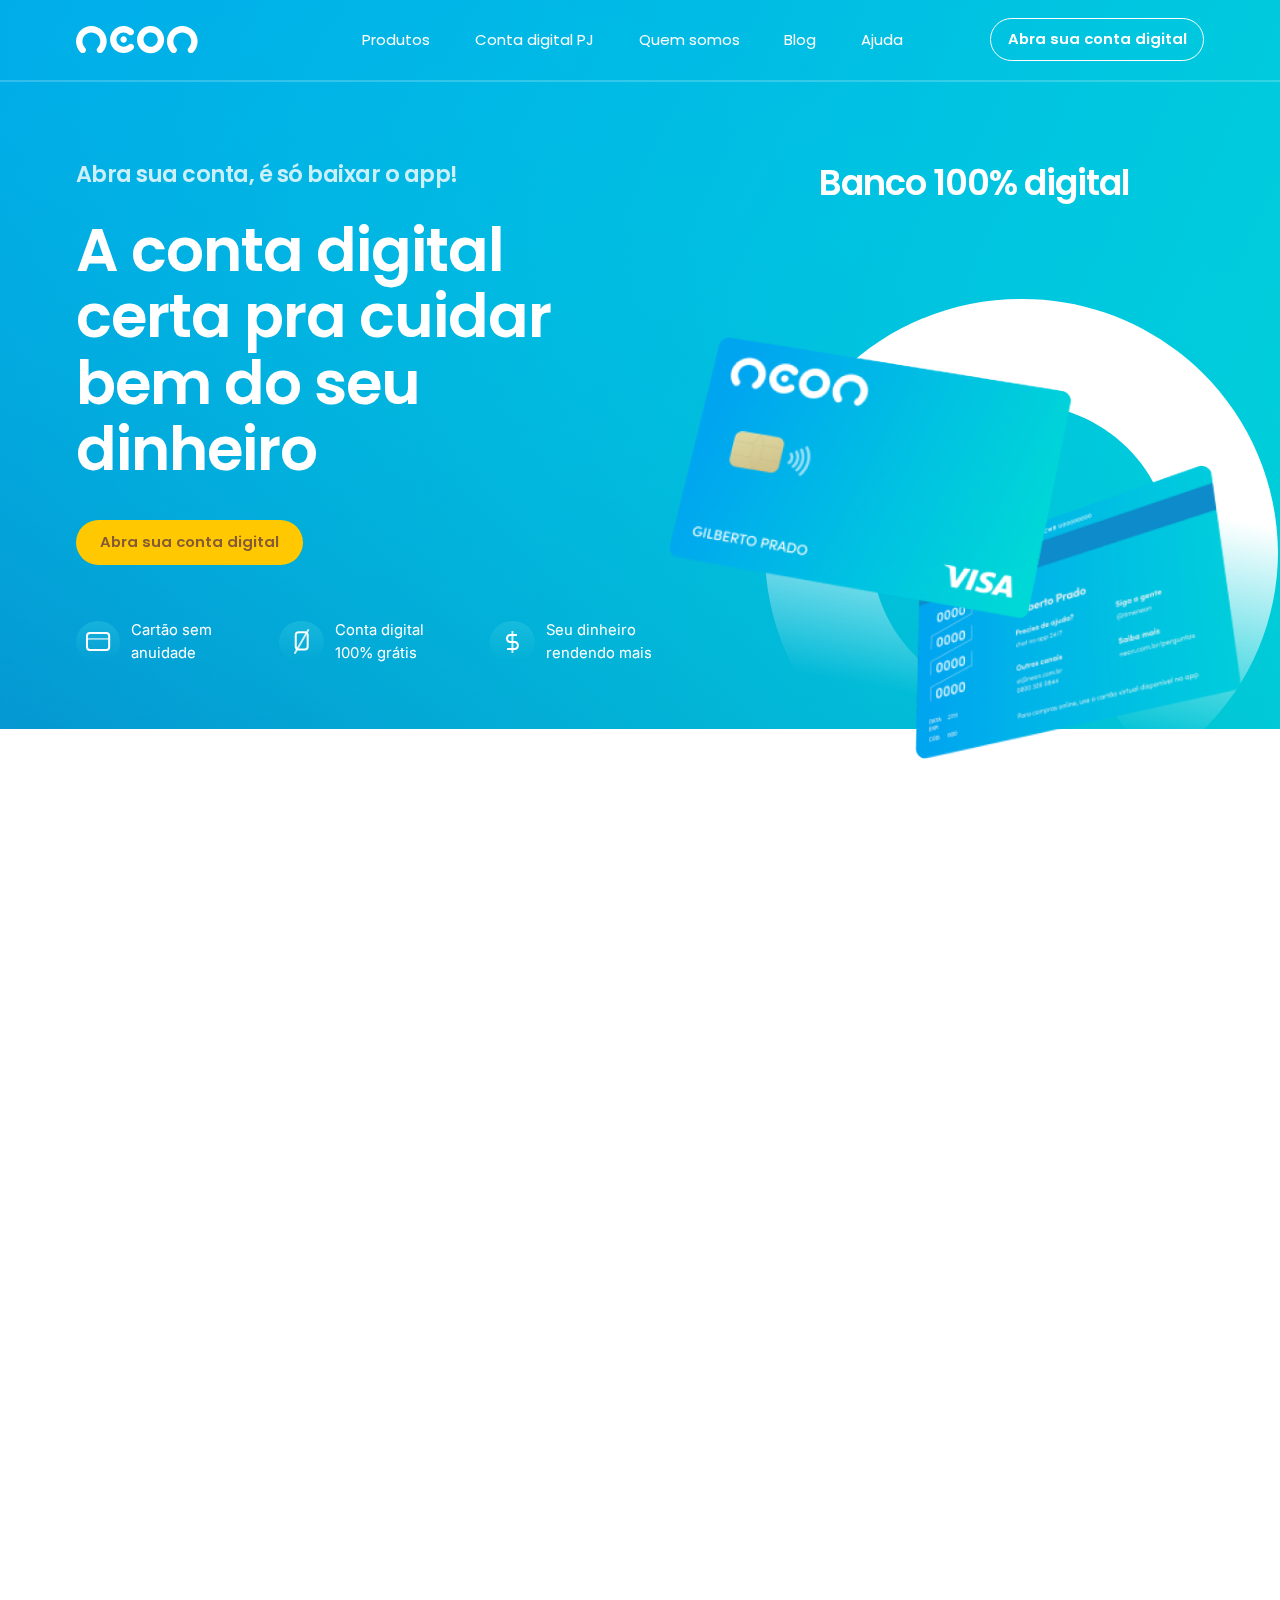
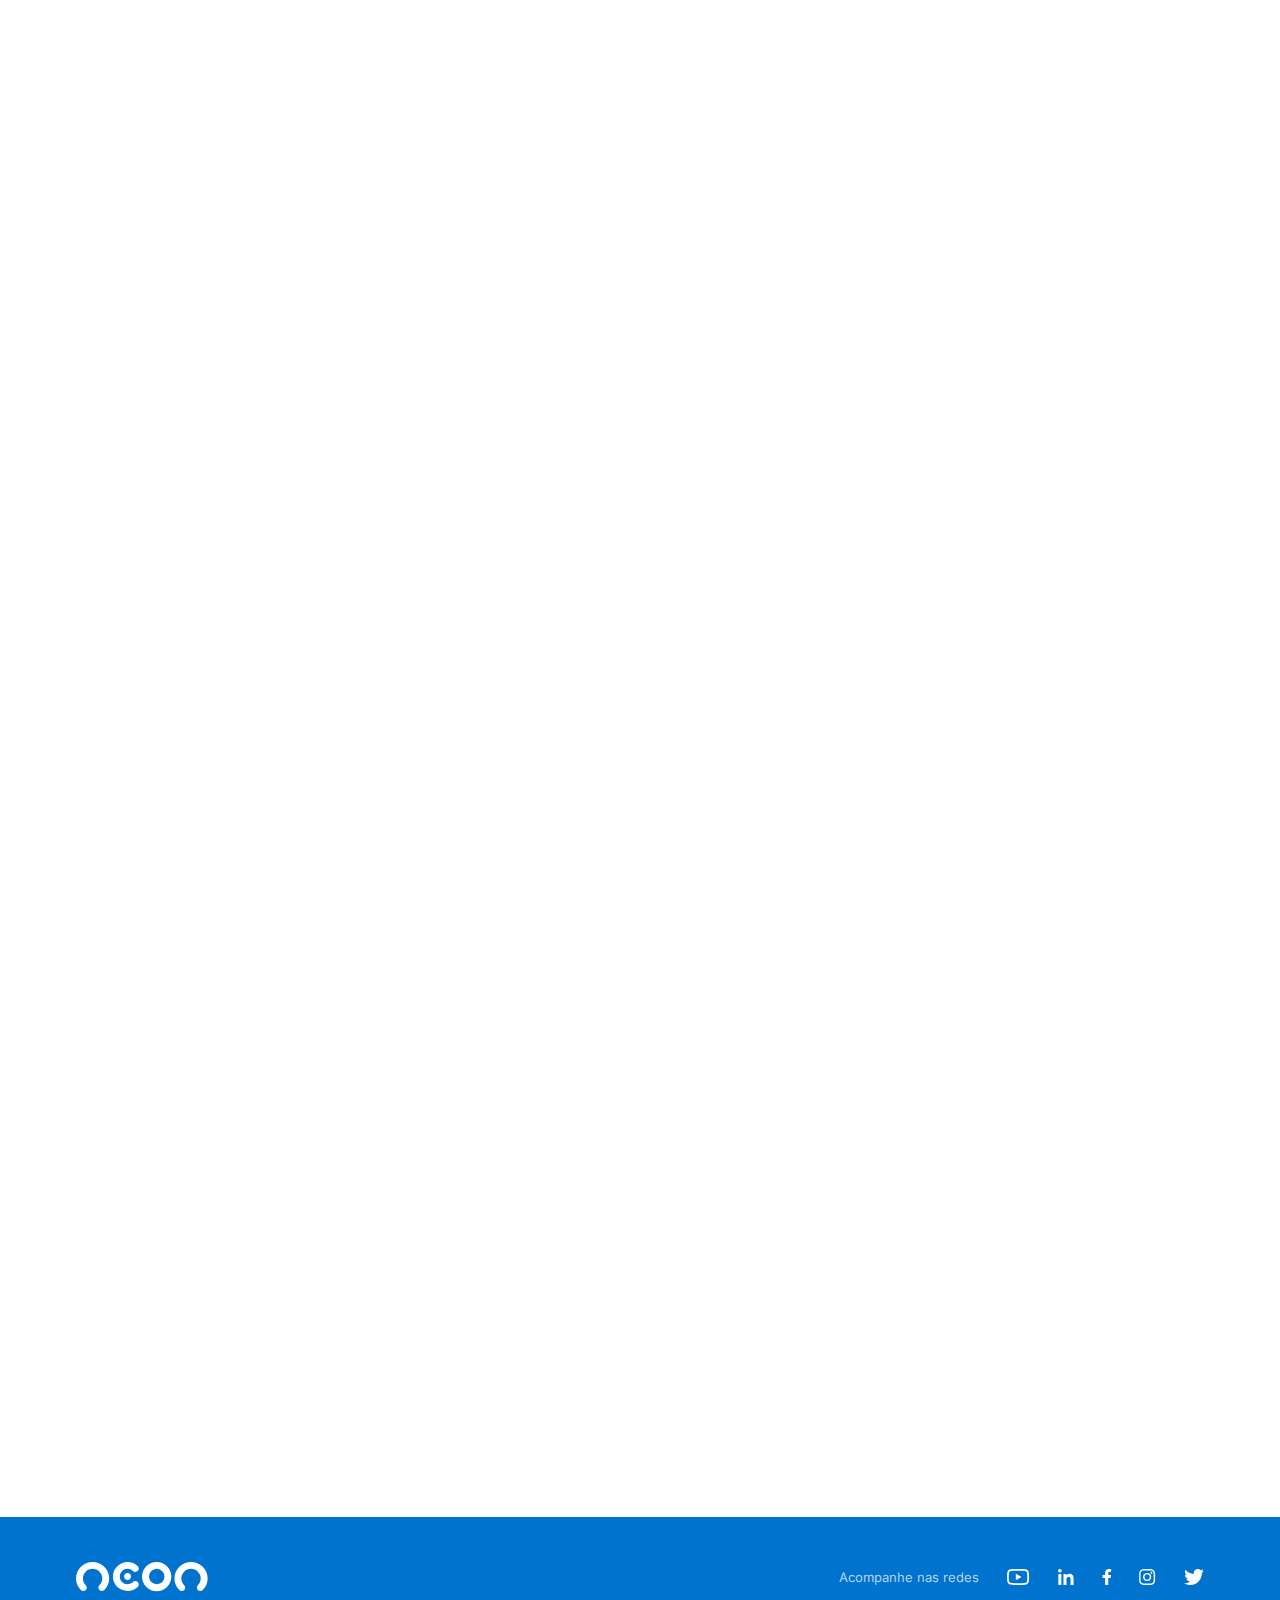
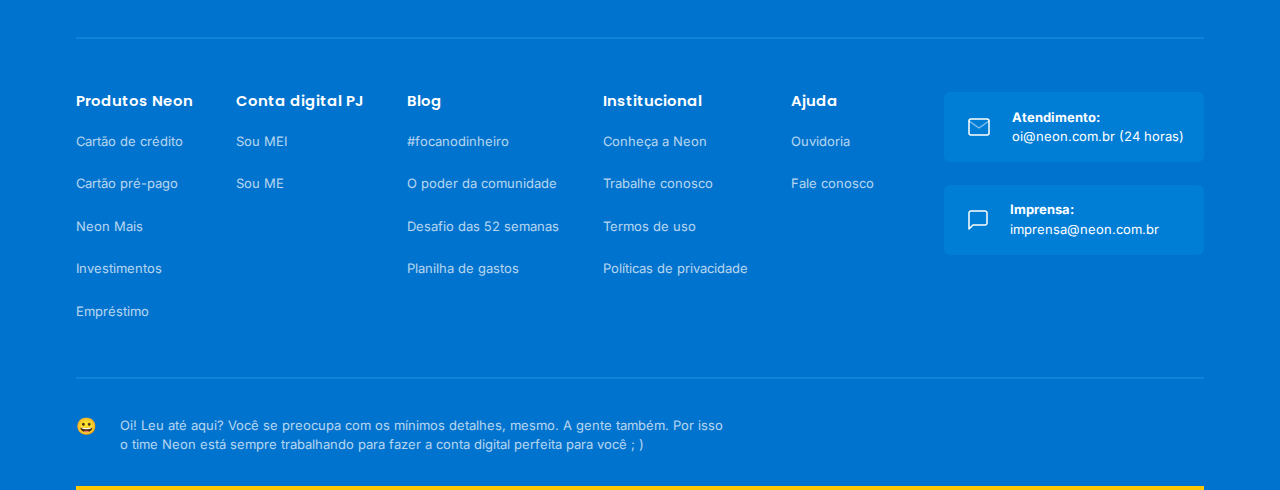
<file: index.html>
<!DOCTYPE html>
<html lang="pt-br">
  <head>
    <meta charset="UTF-8" />
    <meta name="viewport" content="width=device-width, initial-scale=1.0" />
    <meta http-equiv="X-UA-Compatible" content="ie=edge" />
    <link rel="icon" href="favicon.png" />
    <link rel="preconnect" href="https://fonts.googleapis.com" />
    <link rel="preconnect" href="https://fonts.gstatic.com" crossorigin />
    <link
      href="https://fonts.googleapis.com/css2?family=Inter:ital,opsz,wght@0,14..32,100..900;1,14..32,100..900&family=Poppins&display=swap"
      rel="stylesheet"
    />
    <link
      rel="stylesheet"
      href="https://cdn.jsdelivr.net/npm/swiper@11/swiper-bundle.min.css"
    />
    <link href="https://unpkg.com/aos@2.3.1/dist/aos.css" rel="stylesheet" />
    <link rel="stylesheet" href="css/main.min.css" />

    <!-- Primary Meta Tags -->
    <title>Redesign - Landing Page Neon</title>
    <meta name="title" content="Redesign - Landing Page Neon" />
    <meta
      name="description"
      content="A conta digital certa pra cuidar bem do seu dinheiro"
    />

    <!-- Open Graph / Facebook -->
    <meta property="og:type" content="website" />
    <meta property="og:url" content="https://landing-pg-neon.netlify.app/" />
    <meta property="og:title" content="Redesign - Landing Page Neon" />
    <meta
      property="og:description"
      content="A conta digital certa pra cuidar bem do seu dinheiro"
    />
    <meta
      property="og:image"
      content="https://landing-pg-neon.netlify.app/share-img.jpg"
    />

    <!-- Twitter -->
    <meta property="twitter:card" content="summary_large_image" />
    <meta
      property="twitter:url"
      content="https://landing-pg-neon.netlify.app/"
    />
    <meta property="twitter:title" content="Redesign - Landing Page Neon" />
    <meta
      property="twitter:description"
      content="A conta digital certa pra cuidar bem do seu dinheiro"
    />
    <meta
      property="twitter:image"
      content="https://landing-pg-neon.netlify.app/share-img.jpg"
    />
  </head>
  <body>
    <header id="js-header">
      <div class="container">
        <a href="#" class="logo"></a>
        <nav>
          <div class="dropdown js-dropdown">
            <div class="item">
              <strong>Cartão de crédito</strong>
              <p>Cartão de crédito sem anuidade</p>
            </div>
            <div class="item">
              <strong>Cartão pré-pago</strong>
              <p>Cartão de débito internacional Neon</p>
            </div>
            <div class="item">
              <strong>Neon Mais</strong>
              <p>4 saques grátis para quem compra com a Neon</p>
            </div>
            <div class="item">
              <strong>Investimentos</strong>
              <p>A evolução da poupança</p>
            </div>
            <div class="item">
              <strong>Empréstimo pessoal</strong>
              <p>Faça uma simulação de empréstimo pessoal</p>
            </div>
          </div>

          <ul>
            <li class="js-btn-dropdown"><a href="#">Produtos</a></li>
            <li><a href="#">Conta digital PJ</a></li>
            <li><a href="#">Quem somos</a></li>
            <li><a href="#">Blog</a></li>
            <li><a href="#">Ajuda</a></li>
          </ul>
          <button class="btn-secondary white">Abra sua conta digital</button>
          <button class="btn-mobile" id="js-btn-menu-mobile">
            <img src="img/btn-mobile.svg" class="js-icon-mobile" alt="" />
          </button>
        </nav>
      </div>
    </header>

    <div class="menu-mobile">
      <div class="overlay js-overlay"></div>
      <aside>
        <img src="img/logo-neon-color.svg" class="logo" alt="" />
        <ul>
          <li class="js-btn-dropdown"><a href="#">Produtos</a></li>
          <li><a href="#">Conta digital PJ</a></li>
          <li><a href="#">Quem somos</a></li>
          <li><a href="#">Blog</a></li>
          <li><a href="#">Ajuda</a></li>
        </ul>
      </aside>
    </div>

    <section class="s-hero">
      <div class="container">
        <div class="text" data-aos="fade-right">
          <h3>Abra sua conta, é só baixar o app!</h3>
          <h1>A conta digital certa pra cuidar bem do seu dinheiro</h1>
          <button class="btn-primary">Abra sua conta digital</button>
          <ul>
            <li>
              <div class="icon">
                <img src="img/icon-anuidade.svg" alt="" />
              </div>
              <span
                >Cartão sem <br />
                anuidade</span
              >
            </li>
            <li>
              <div class="icon">
                <img src="img/icon-conta-digital.svg" alt="" />
              </div>
              <span
                >Conta digital <br />
                100% grátis</span
              >
            </li>
            <li>
              <div class="icon">
                <img src="img/icon-dinheiro.svg" alt="" />
              </div>
              <span
                >Seu dinheiro <br />
                rendendo mais</span
              >
            </li>
          </ul>
        </div>
        <div class="area-image">
          <h2 data-aos="fade-left">Banco 100% digital</h2>
          <div class="image" data-aos="zoom-in">
            <img
              class="card-front"
              src="img/card-neon-frnt.png"
              alt="Imagem da parte da frente de um cartão"
            />
            <img
              class="card-back"
              src="img/card-neon-back.png"
              alt="Imagem da parte de trás de um cartão"
            />
            <img class="circle" src="img/circle-cards-neon.svg" alt="" />
          </div>
        </div>
      </div>
    </section>

    <section class="s-app">
      <div class="container">
        <div class="left-area">
          <div class="mockup">
            <img
              src="img/circle-mockup.svg"
              class="circle"
              alt=""
              data-aos="fade-left"
            />
            <img
              src="img/mockup.svg"
              alt=""
              class="phone"
              data-aos="flip-right"
            />
          </div>
          <div class="text" data-aos="fade-up">
            <div class="icon">
              <img src="img/icon-neon.svg" alt="" />
            </div>
            <div class="info-txt">
              <h3>Baixe nosso app</h3>
              <p>
                Que tal abrir uma conta digital para ver como a gente faz a sua
                vida muito mais simples?
              </p>
              <ul>
                <li>
                  <a href="#" target="_blank">
                    <img src="img/apple-store.svg" alt="" />
                  </a>
                </li>
                <li>
                  <a href="#" target="_blank">
                    <img src="img/google-play.svg" alt="" />
                  </a>
                </li>
              </ul>
            </div>
          </div>
        </div>

        <div class="right-area">
          <div class="main-text" data-aos="fade-left">
            <h2>Resolva sua vida direto pelo app Neon!</h2>
            <ul>
              <li>
                <div class="info">
                  <img src="img/icon-cartao-credito.svg" class="icon" alt="" />
                  <div class="txt">
                    <h3>Cartão de crédito sem anuidade</h3>
                    <p>
                      Conta digital com cartão de crédito sem anuidade e sem
                      complicação
                    </p>
                  </div>
                </div>
                <img src="img/arrow-right.svg" alt="" />
              </li>
              <li>
                <div class="info">
                  <img src="img/icon-taxas.svg" class="icon" alt="" />
                  <div class="txt">
                    <h3>Sem taxas</h3>
                    <p>
                      Transferências, boletos de depósito e outros serviços
                      gratuitos
                    </p>
                  </div>
                </div>
                <img src="img/arrow-right.svg" alt="" />
              </li>
              <li>
                <div class="info">
                  <img src="img/icon-investimentos.svg" class="icon" alt="" />
                  <div class="txt">
                    <h3>Mais investimentos</h3>
                    <p>
                      Rendem mais que a poupança e você resgata quando quiser
                    </p>
                  </div>
                </div>
                <img src="img/arrow-right.svg" alt="" />
              </li>
            </ul>
            <a href="" class="btn">Conheça outros produtos</a>
          </div>
          <div class="box-card" data-aos="fade-left">
            <div class="text">
              <h2>Neon Pejota</h2>
              <h3>Contas digitais PJ gratuitas para decolar seu negócio!</h3>
              <p>
                As melhores contas para fazer <br />
                pagamentos, compras e receber dos seus clientes.
              </p>
              <div class="btns">
                <button class="btn-primary">Sou MEI</button>
                <button class="btn-primary">SOU ME</button>
              </div>
            </div>
            <img src="img/card-front-pj.svg" class="image" alt="" />
          </div>
        </div>
      </div>
    </section>

    <section class="s-depoimentos">
      <div class="container">
        <div class="top" data-aos="fade-right">
          <h2>
            Prático, fácil, moderno
            <span> Você resolve tudo sem estresse 😊</span>
          </h2>
          <div class="swiper-pagination"></div>
        </div>
        <!-- Swiper -->
        <div class="slide-depoimentos" data-aos="fade-up">
          <div class="swiper-wrapper">
            <div class="swiper-slide">
              <div class="card-depoimentos">
                <div class="user">
                  <strong>@marciogurka</strong>
                  <img src="img/icon-twiiter.svg" alt="" />
                </div>
                <p>
                  Valeu @banconenon! Linda embalagem e o cartão tbm é lindo!
                  Muito amor por esse banco #bancoNeon
                </p>
              </div>
            </div>
            <div class="swiper-slide">
              <div class="card-depoimentos">
                <div class="user">
                  <strong>@marciogurka</strong>
                  <img src="img/icon-twiiter.svg" alt="" />
                </div>
                <p>
                  Valeu @banconenon! Linda embalagem e o cartão tbm é lindo!
                  Muito amor por esse banco #bancoNeon
                </p>
              </div>
            </div>
            <div class="swiper-slide">
              <div class="card-depoimentos">
                <div class="user">
                  <strong>@marciogurka</strong>
                  <img src="img/icon-twiiter.svg" alt="" />
                </div>
                <p>
                  Valeu @banconenon! Linda embalagem e o cartão tbm é lindo!
                  Muito amor por esse banco #bancoNeon
                </p>
              </div>
            </div>
            <div class="swiper-slide">
              <div class="card-depoimentos">
                <div class="user">
                  <strong>@marciogurka</strong>
                  <img src="img/icon-twiiter.svg" alt="" />
                </div>
                <p>
                  Valeu @banconenon! Linda embalagem e o cartão tbm é lindo!
                  Muito amor por esse banco #bancoNeon
                </p>
              </div>
            </div>
            <div class="swiper-slide">
              <div class="card-depoimentos">
                <div class="user">
                  <strong>@marciogurka</strong>
                  <img src="img/icon-twiiter.svg" alt="" />
                </div>
                <p>
                  Valeu @banconenon! Linda embalagem e o cartão tbm é lindo!
                  Muito amor por esse banco #bancoNeon
                </p>
              </div>
            </div>
            <div class="swiper-slide">
              <div class="card-depoimentos">
                <div class="user">
                  <strong>@marciogurka</strong>
                  <img src="img/icon-twiiter.svg" alt="" />
                </div>
                <p>
                  Valeu @banconenon! Linda embalagem e o cartão tbm é lindo!
                  Muito amor por esse banco #bancoNeon
                </p>
              </div>
            </div>
            <div class="swiper-slide">
              <div class="card-depoimentos">
                <div class="user">
                  <strong>@marciogurka</strong>
                  <img src="img/icon-twiiter.svg" alt="" />
                </div>
                <p>
                  Valeu @banconenon! Linda embalagem e o cartão tbm é lindo!
                  Muito amor por esse banco #bancoNeon
                </p>
              </div>
            </div>
          </div>
        </div>
      </div>
    </section>

    <section class="s-conta-digital">
      <div class="container">
        <div class="text" data-aos="fade-right">
          <h2>
            <span>Aproveite</span>Domine o seu dinheiro com uma conta 100%
            digital
          </h2>
          <ul>
            <li>
              <div class="icon">
                <img src="img/icon-cartao-internacional.svg" alt="" />
              </div>
              <div class="info">
                <h4>Cartão visa internacional</h4>
                <p>Tenha facilidades e benefícios para o seu dia a dia.</p>
              </div>
            </li>
            <li>
              <div class="icon">
                <img src="img/icon-taxa-zero.svg" alt="" />
              </div>
              <div class="info">
                <h4>Zero mensalidade e anuidade</h4>
                <p>Não gaste grana pagando taxas desnecessárias.</p>
              </div>
            </li>
            <li>
              <div class="icon"><img src="img/icon-poupanca.svg" alt="" /></div>
              <div class="info">
                <h4>Investimento que rende mais que a poupança</h4>
                <p>Invista o seu dinheiro de maneira mais rentável.</p>
              </div>
            </li>
          </ul>
          <button class="btn-primary">Abra sua conta digital</button>
        </div>
        <div class="image">
          <img
            src="img/mockup-01.svg"
            class="mk-01"
            alt=""
            data-aos="fade-up"
          />
          <img
            src="img/mockup-02.png"
            class="mk-02"
            alt=""
            data-aos="fade-down"
          />
          <img
            src="img/circle-conta-digital.svg"
            class="circle"
            alt=""
            data-aos="zoom-in"
          />
        </div>
      </div>
    </section>

    <footer>
      <div class="container">
        <div class="top">
          <img src="img/logo.svg" alt="" />
          <div class="share">
            <span>Acompanhe nas redes</span>
            <ul>
              <li>
                <img src="img/youtube.svg" alt="" />
              </li>
              <li>
                <img src="img/linkedin.svg" alt="" />
              </li>
              <li>
                <img src="img/facebook.svg" alt="" />
              </li>
              <li>
                <img src="img/instagram.svg" alt="" />
              </li>
              <li>
                <img src="img/twitter-white.svg" alt="" />
              </li>
            </ul>
          </div>
        </div>
        <div class="main">
          <nav>
            <div class="item">
              <strong>Produtos Neon</strong>
              <ul>
                <li><a href="">Cartão de crédito</a></li>
                <li><a href="">Cartão pré-pago</a></li>
                <li><a href="">Neon Mais</a></li>
                <li><a href="">Investimentos</a></li>
                <li><a href="">Empréstimo</a></li>
              </ul>
            </div>
            <div class="item">
              <strong>Conta digital PJ</strong>
              <ul>
                <li><a href="">Sou MEI</a></li>
                <li><a href="">Sou ME</a></li>
              </ul>
            </div>
            <div class="item">
              <strong>Blog</strong>
              <ul>
                <li><a href="">#focanodinheiro</a></li>
                <li><a href="">O poder da comunidade</a></li>
                <li><a href="">Desafio das 52 semanas</a></li>
                <li><a href="">Planilha de gastos</a></li>
              </ul>
            </div>
            <div class="item">
              <strong>Institucional</strong>
              <ul>
                <li><a href="">Conheça a Neon</a></li>
                <li><a href="">Trabalhe conosco</a></li>
                <li><a href="">Termos de uso</a></li>
                <li><a href="">Políticas de privacidade</a></li>
              </ul>
            </div>
            <div class="item">
              <strong>Ajuda</strong>
              <ul>
                <li><a href="">Ouvidoria</a></li>
                <li><a href="">Fale conosco</a></li>
              </ul>
            </div>
          </nav>
          <div class="btns">
            <button>
              <img src="img/envelope.svg" alt="" />
              <div class="info">
                <strong>Atendimento:</strong>
                <span>oi@neon.com.br (24 horas)</span>
              </div>
            </button>
            <button>
              <img src="img/chat.svg" alt="" />
              <div class="info">
                <strong>Imprensa:</strong>
                <span>imprensa@neon.com.br</span>
              </div>
            </button>
          </div>
        </div>
        <div class="msg">
          <div class="icon">😀</div>
          <p>
            Oi! Leu até aqui? Você se preocupa com os mínimos detalhes, mesmo. A
            gente também. Por isso o time Neon está sempre trabalhando para
            fazer a conta digital perfeita para você ; )
          </p>
        </div>
      </div>
    </footer>
    <script src="js/script.js"></script>
    <script src="https://cdn.jsdelivr.net/npm/swiper@11/swiper-bundle.min.js"></script>
    <script src="https://unpkg.com/aos@2.3.1/dist/aos.js"></script>
    <!-- Initialize Swiper -->

    <script>
      var swiper = new Swiper(".slide-depoimentos", {
        slidesPerView: 3,
        spaceBetween: 32,
        pagination: {
          el: ".s-depoimentos .top .swiper-pagination",
          clickable: true,
        },
        breakpoints: {
          320: {
            slidesPerView: 1.3,
            spaceBetween: 16,
          },
          600: {
            slidesPerView: 2.3,
            spaceBetween: 15,
          },
          1200: {
            slidesPerView: 3,
            spaceBetween: 32,
          },
        },
      });

      AOS.init({
        duration: 1000,
        once: true,
      });
    </script>
  </body>
</html>
</file>
<file: css/main.min.css>
*{margin:0;padding:0;box-sizing:border-box;-webkit-font-smoothing:antialiased;font-family:"Inter",sans-serif;outline:none;border:none;list-style:none;text-decoration:none}html{font-size:62.5%}@media(max-width: 1300px){html{font-size:58%}}@media(max-width: 991px){html{font-size:62.5%}}html,body{overflow-x:hidden}img{max-width:100%;display:block}button{cursor:pointer;background-color:rgba(0,0,0,0)}h1,h2,h3,h4{font-family:"Poppins",sans-serif;font-weight:600;color:#4e4b59;line-height:120%;letter-spacing:-1px}h3,h4{font-weight:500;letter-spacing:-0.5px}h1{font-size:6.4rem}@media(max-width: 1050px){h1{font-size:5.8rem}}@media(max-width: 991px){h1{font-size:4.8rem}}h2{font-size:3.8rem}h3{font-size:2.4rem}h4{font-size:2rem}p{font-size:1.8rem;line-height:2.7rem}.card-depoimentos{width:100%;max-width:38.4rem;height:20.9rem;background-color:rgba(241,240,245,.55);border-radius:.9rem;padding:3.7rem 3.2rem 2.3rem 3.2rem}.card-depoimentos .user{display:flex;flex-direction:row;align-items:center;justify-content:space-between;margin-bottom:2.5rem}.card-depoimentos .user strong{font-family:"Poppins",sans-serif;font-size:18px;font-weight:600;line-height:2.016rem;letter-spacing:-0.5px;color:#4e4b59}.card-depoimentos p{color:#5f5c6b}@media(max-width: 480px){.card-depoimentos{height:25.3rem}}.btn-primary{line-height:4.8rem;background-color:#ffc800;padding:0 2.6rem;color:#855b35;transition:background-color 300ms ease-in}.btn-primary:hover{background-color:#ffdc5c}.btn-secondary{line-height:4.4rem;background-color:rgba(0,0,0,0);padding:0 1.8rem;border:1px solid #00a5f0;color:#00a5f0;transition:all 300ms ease-in}.btn-secondary:hover{color:#fff;background-color:#00a5f0}.btn-secondary.white{border:1px solid #fff;color:#fff;background-color:none}.btn-secondary.white:hover{background-color:#fff;color:#00d7d7}.btn-primary,.btn-secondary{display:inline-block;font-family:"Poppins",sans-serif;font-size:1.6rem;font-weight:600;border-radius:12.2rem}.container{width:100%;max-width:124.6rem;padding:0 1.5rem;margin:0 auto}header{position:fixed;top:0;left:0;width:100%;height:8.8rem;border-bottom:2px solid rgba(255,255,255,.2);display:flex;z-index:5}header .container{display:flex;flex-direction:row;align-items:center;justify-content:space-between}header.fixed-menu{background-color:#fff;box-shadow:0 0 30px 0 rgba(0,0,0,.1)}header.fixed-menu .logo{background-image:url("../img/logo-neon-color.svg")}header.fixed-menu nav ul li a{color:#5f5c6b}header.fixed-menu nav ul li a:hover{color:#00a5f0}header.fixed-menu nav .btn-secondary{color:#00a5f0;border:1px solid #00a5f0}header.fixed-menu nav .btn-secondary:hover{background-color:#00a5f0;color:#fff}header .logo{display:inline-block;width:13.2rem;height:3rem;background:url("../img/logo.svg") no-repeat center center;background-size:100%;transition:background-image .3s}header nav{display:flex;align-items:center;position:relative}header nav .dropdown{z-index:5;position:absolute;top:4.9rem;left:-13rem;width:100%;max-width:38rem;background:#fff;border-radius:6px;padding:4rem;opacity:0;pointer-events:none;transform:translateY(20px);transition:all .3s}header nav .dropdown.active{opacity:1;transform:translateY(0px);pointer-events:all}header nav .dropdown:after{content:"";position:absolute;width:29.3rem;height:.5rem;background:#ffc800;border-radius:12px 12px 0 0;bottom:0}header nav .dropdown .item{cursor:pointer}header nav .dropdown .item:not(:last-child){margin-bottom:2.8rem}header nav .dropdown .item:hover strong{color:#0073ce}header nav .dropdown .item strong{font-weight:600;font-size:1.6rem;line-height:1.9rem;color:#5f5c6b;display:block;margin-bottom:.4rem}header nav .dropdown .item p{font-size:1.4rem;line-height:150%;color:#8c8a97}header nav ul{display:flex;align-items:center;margin-right:9.4rem}header nav ul li:not(:first-child){margin-left:4.8rem}header nav ul li a{font-family:"Poppins",sans-serif;display:inline-block;font-size:1.6rem;color:#fff;transition:color .3s}header nav ul li a:hover{color:#ffc800}header .btn-mobile{display:none}@media(max-width: 1085px){header nav ul{margin-right:3rem}header nav ul:first-child{margin-left:2.5rem}}@media(max-width: 991px){header .logo{max-width:10.8rem}header nav ul{display:none}header .btn-mobile{display:block;margin-left:4rem}}@media(max-width: 480px){header{height:7.3rem}header nav .btn-secondary{display:none}}.menu-mobile{position:fixed;top:0;left:0;width:100%;height:100%;z-index:2024;transition:opacity .3s;pointer-events:none;opacity:0}.menu-mobile .overlay{position:fixed;top:0;left:0;width:100%;height:100%;z-index:2024;background-color:rgba(0,0,0,.5);z-index:0}.menu-mobile aside{position:fixed;top:0;left:0;width:75%;height:100%;background-color:#fff;padding:3rem;transform:translateX(-100%);transition:tranform .3s}.menu-mobile aside .logo{max-width:15rem;margin-bottom:4rem}.menu-mobile aside ul li a{padding:1.5rem 0;display:block;font-size:18px;color:#5f5c6b}.menu-opened{overflow:hidden}.menu-opened .menu-mobile{opacity:1;pointer-events:all}.menu-opened .menu-mobile aside{transform:translateX(0%)}.s-hero{width:100%;height:78.6rem;background:url("../img/bg-hero.svg") no-repeat center center;padding-top:17.5rem}.s-hero .container{display:flex;align-items:flex-start}.s-hero .text{width:100%;max-width:63.9rem}.s-hero .text h3{font-weight:600;line-height:2.88rem;color:rgba(255,255,255,.8);margin-bottom:3.1rem}.s-hero .text h1{color:#fff;font-weight:600;line-height:7.168rem;margin-bottom:3.9rem}.s-hero .text .btn-primary{margin-bottom:5.9rem}.s-hero .text ul{width:100%;max-width:62.1rem;display:flex;flex-direction:row;align-items:center;justify-content:space-between}.s-hero .text ul li{display:flex;align-items:center}.s-hero .text ul li .icon{display:flex;flex-direction:row;align-items:center;justify-content:center;width:4.8rem;height:4.5rem;border-radius:50%;margin-right:1.2rem;background:linear-gradient(180deg, rgba(53, 203, 226, 0.4) 0%, rgba(53, 203, 226, 0) 100%)}.s-hero .text ul li span{font-size:1.6rem;line-height:2.4rem;color:#fff}.s-hero .area-image{width:100%;max-width:70.6rem;margin-right:-12.9rem}.s-hero .area-image h2{margin-bottom:6.7rem;text-align:center;color:#fff;opacity:40%;font-weight:600}.s-hero .area-image .image{position:relative;top:3.5rem;width:100%;height:54.1rem}.s-hero .area-image .image img{position:absolute}.s-hero .area-image .image .card-front{top:4.1rem;left:0;z-index:2;max-width:43.5rem;animation:floating 6s infinite}.s-hero .area-image .image .card-back{bottom:4.6rem;right:8.6rem;z-index:1;max-width:35.2rem;animation:floating 8s infinite}.s-hero .area-image .image .circle{top:0;right:0;max-width:55.3rem}@media(max-width: 1440px){.s-hero .area-image{margin-right:-13.4rem}}@media(max-width: 1366px){.s-hero .area-image{margin-right:-8rem}.s-hero .area-image .image .card-back{right:4rem}}@media(max-width: 1050px){.s-hero{padding-top:14.5rem;height:70.6rem}.s-hero .area-image{margin-right:-10px}.s-hero .area-image .image{height:45rem}.s-hero .area-image .image .card-front{max-width:35rem}.s-hero .area-image .image .card-back{max-width:29rem}.s-hero .area-image .image .circle{max-width:46rem}}@media(max-width: 991px){.s-hero{height:89.1rem;background-size:cover}.s-hero .container{flex-direction:column;align-items:center}.s-hero .text{margin-bottom:5rem;display:flex;flex-direction:column;align-items:center;justify-content:center}.s-hero .text h3{margin-bottom:2.4rem}.s-hero .text h1{max-width:68.5rem;text-align:center;margin-bottom:2.6rem}.s-hero .text .btn-primary{margin-bottom:3.9rem}.s-hero .area-image h2{margin-bottom:2rem}.s-hero .area-image .image{max-width:51.1rem;margin:0 auto;height:42.4rem;top:0}.s-hero .area-image .image .card-front{max-width:34rem;left:0;top:3.5rem}.s-hero .area-image .image .card-back{max-width:27.4rem;right:3rem;bottom:3.7rem}.s-hero .area-image .image .circle{max-width:42.9rem;top:0;right:1.3rem}}@media(max-width: 480px){.s-hero{padding-top:12.4rem;height:73.9rem}.s-hero .text h3{font-size:1.6rem;line-height:120%;margin-bottom:1.5rem}.s-hero .text h1{font-size:3.2rem;line-height:112%;margin-bottom:3.7rem}.s-hero .text ul{flex-direction:column;align-items:flex-start;max-width:27.5rem}.s-hero .text ul li:not(:last-child){margin-bottom:1.7rem}.s-hero .text ul li .icon{width:2rem;height:auto;background-color:rgba(0,0,0,0)}.s-hero .text ul li span br{display:none}.s-hero .area-image h2{display:none}.s-hero .area-image .image{max-width:30.5rem;height:24.8rem}.s-hero .area-image .image .card-front{max-width:21.1rem;top:2.9rem}.s-hero .area-image .image .card-back{max-width:17rem;bottom:0;right:6px}.s-hero .area-image .image .circle{max-width:26.7rem;right:0}}.s-app{padding-top:12.9rem}.s-app .container{display:flex;flex-direction:row;align-items:flex-start;justify-content:space-between}.s-app .left-area{width:100%;max-width:27.7rem}.s-app .left-area .mockup{width:100%;max-width:27.7rem;position:relative;margin-bottom:12.9rem}.s-app .left-area .mockup .circle{position:absolute;z-index:-1;top:8.7rem;left:-21.4rem;max-width:37.7rem}.s-app .left-area .text{width:100%;display:flex;flex-direction:column;align-items:center}.s-app .left-area .text .icon{position:relative}.s-app .left-area .text .icon:before{content:"";width:.5rem;height:8.3rem;position:absolute;top:-10.4rem;left:50%;margin-left:-0.25rem;background:url("../img/points.svg") no-repeat center center}.s-app .left-area .text .info-txt{display:flex;flex-direction:column;align-items:center;margin-top:3.1rem}.s-app .left-area .text .info-txt h3{font-size:2.4rem;line-height:3.6rem;letter-spacing:-0.5px;color:#33303e;margin-top:3.6rem}.s-app .left-area .text .info-txt p{text-align:center;color:#5f5c6b;margin-bottom:2.3rem;margin-top:1rem}.s-app .left-area .text ul li:not(:last-child){margin-bottom:1.4rem}.s-app .left-area .text ul li a{display:block;transition:transform .3s}.s-app .left-area .text ul li a:hover{transform:scale(1.02)}.s-app .right-area{width:100%;max-width:80rem}.s-app .right-area .main-text{margin-bottom:14.4rem}.s-app .right-area .main-text h2{max-width:48.8rem;color:#33303e;margin-bottom:4.9rem}.s-app .right-area .main-text ul{margin-bottom:3.2rem}.s-app .right-area .main-text ul li{display:flex;flex-direction:row;align-items:center;justify-content:space-between;border-bottom:1px solid rgba(225,224,231,.9);padding:3.3rem 0}.s-app .right-area .main-text ul li:first-child{padding-top:0}.s-app .right-area .main-text ul li .info{display:flex;align-items:center}.s-app .right-area .main-text ul li .info .txt{margin-left:4.3rem}.s-app .right-area .main-text ul li .info .txt h3{color:#5f5c6b}.s-app .right-area .main-text ul li .info .txt p{color:#7a7786;line-height:2.7rem}.s-app .right-area .main-text .btn{display:inline-block;color:#0073ce;font-family:"Poppins",sans-serif;font-weight:500;font-size:1.6rem;line-height:112%;letter-spacing:-0.05rem;position:relative}.s-app .right-area .main-text .btn::after{content:"";position:absolute;right:-1.8rem;bottom:0;width:1rem;height:.3rem;background-color:#ffc800}.s-app .right-area .box-card{width:100%;height:41rem;background:url(../img/bg-box-card-neon.svg) no-repeat center center;border-radius:1.2rem;display:flex;flex-direction:row;align-items:center;justify-content:space-between;padding-left:5.9rem}.s-app .right-area .text{width:100%;max-width:38rem}.s-app .right-area .text h2{color:#fff;font-size:4rem;font-weight:700;line-height:4.48rem;margin-bottom:1.1rem}.s-app .right-area .text h3{max-width:32.7rem;margin-bottom:.8rem;color:#fff}.s-app .right-area .text p{font-size:1.6rem;line-height:2.4rem;color:#fff;margin-bottom:.7rem}.s-app .right-area .text .btns{display:flex;align-items:center}.s-app .right-area .text .btns button:not(:first-child){margin-left:1.6rem}.s-app .right-area .image{margin-right:-3.1rem;max-width:45.4rem}@media(max-width: 1200px){.s-app .left-area .mockup .circle{display:none}.s-app .right-area{max-width:73rem}.s-app .right-area .main-text ul li .info .txt{margin-left:2rem}.s-app .right-area .box-card{padding-left:3.5rem}.s-app .right-area .box-card .image{margin-right:-1rem}}@media(max-width: 991px){.s-app .container{flex-direction:column-reverse}.s-app .left-area{display:flex;align-items:center;justify-content:space-between;max-width:61rem;margin:0 auto}.s-app .left-area .mockup{margin-bottom:0;max-width:25.5rem}.s-app .left-area .text{max-width:27rem}.s-app .right-area{max-width:100%;margin-bottom:9.8rem}.s-app .right-area .main-text{margin-bottom:5.7rem}.s-app .right-area .main-text h2{text-align:center;margin:0 auto;margin-bottom:5.3rem;font-size:3.6rem}.s-app .right-area .main-text .btn{display:block;text-align:center}.s-app .right-area .main-text .btn::after{display:none}.s-app .right-area .box-card{max-width:94.7%}.s-app .right-area .box-card .image{margin-right:-4rem}}@media(max-width: 600px){.s-app{padding-top:19rem}.s-app .right-area .box-card{max-width:100%;height:47rem;background-size:cover;flex-direction:column;padding-top:4.3rem;padding-left:0;margin-bottom:4rem}.s-app .right-area .box-card .image{margin-right:0}.s-app .right-area .box-card .text{max-width:90%;display:flex;flex-direction:column;align-items:center;margin-bottom:3.8rem}.s-app .right-area .box-card .text h3{text-align:center}.s-app .right-area .box-card .text p{text-align:center}}@media(max-width: 480px){.s-app{position:relative;padding-top:8.6rem}.s-app::after{content:"";width:100%;height:214px;background:linear-gradient(180deg, #f7f7fa 0%, rgba(247, 247, 250, 0) 100%);position:absolute;bottom:0;left:0;z-index:-1;transform:matrix(1, 0, 0, -1, 0, 0)}.s-app .left-area{flex-direction:column-reverse}.s-app .left-area .mockup{height:39.7rem;overflow:hidden}.s-app .left-area .text{margin-bottom:4rem}.s-app .left-area .text .icon::before{display:none}.s-app .right-area{margin-bottom:6.7rem}.s-app .right-area .main-text h2{font-size:2.8rem;margin-bottom:3.7rem}.s-app .right-area .main-text ul li{padding:2.8rem 0}.s-app .right-area .main-text ul li .info{align-items:flex-start}.s-app .right-area .main-text ul li .info .txt{max-width:71%}.s-app .right-area .main-text ul li .info .txt h3{font-size:2rem}.s-app .right-area .main-text ul li .info .txt p{font-size:1.4rem}.s-app .right-area .box-card .text h2{font-size:2.8rem;font-weight:600}.s-app .right-area .box-card .text h3{font-size:2rem}.s-app .right-area .box-card .text p{max-width:25.3rem;margin-bottom:3.4rem}.s-app .right-area .box-card .btns .btn-primary{padding:0 3rem}.s-app .right-area .box-card .image{max-width:27.7rem}}.s-depoimentos{padding-top:13.4rem}.s-depoimentos .top{display:flex;flex-direction:row;align-items:flex-end;justify-content:space-between;margin-bottom:4rem}.s-depoimentos .top h2{color:#c6c5ce}.s-depoimentos .top h2 span{display:block;color:#33303e;margin-bottom:1.4rem}.s-depoimentos .top .swiper-pagination{position:relative;width:auto}.s-depoimentos .top .swiper-pagination .swiper-pagination-bullet{background:#ffc800;transition:all .3s ease-in}.s-depoimentos .top .swiper-pagination .swiper-pagination-bullet:not(:first-child){margin-left:.4rem}.s-depoimentos .top .swiper-pagination .swiper-pagination-bullet-active{width:1.723rem;opacity:1;border-radius:12px}.s-depoimentos .slide-depoimentos{overflow:hidden}@media(max-width: 991px){.s-depoimentos .top{flex-direction:column;align-items:center;margin-bottom:5.1rem}.s-depoimentos .top h2{text-align:center;margin-bottom:5.1rem}}@media(max-width: 480px){.s-depoimentos{padding-top:7.6rem}.s-depoimentos .container{padding:0}.s-depoimentos .top{max-width:29rem;margin:0 auto;margin-bottom:3.4rem}.s-depoimentos .top h2{font-size:2.8rem;margin-bottom:3.4rem}.s-depoimentos .top h2 span{margin-bottom:1.1rem}.s-depoimentos .slide-depoimentos{padding:0 2rem}}.s-conta-digital{padding-top:12.7rem;padding-bottom:8.5rem}.s-conta-digital .container{display:flex;flex-direction:row;align-items:center;justify-content:space-between}.s-conta-digital .text{max-width:54.2rem}.s-conta-digital .text h2{color:#33303e;margin-bottom:4.5rem}.s-conta-digital .text h2 span{display:block;color:rgba(198,197,206,.8)}.s-conta-digital .text ul{margin-bottom:6.1rem}.s-conta-digital .text ul li{display:flex;align-items:center}.s-conta-digital .text ul li:not(:last-child){margin-bottom:4.5rem}.s-conta-digital .text ul li .icon{width:4.5rem;height:4.5rem;background-color:#00d7d7;border-radius:.8rem;display:flex;flex-direction:row;align-items:center;justify-content:center;margin-right:2.6rem}.s-conta-digital .text ul li .info h4{margin-bottom:.4rem;color:#5f5c6b}.s-conta-digital .text ul li .info p{color:#7a7786;font-size:1.8rem;font-weight:400;line-height:2.7rem}.s-conta-digital .image{position:relative;width:100%;max-width:71.1rem;height:59.8rem;margin-right:-15.4rem}.s-conta-digital .image img{position:absolute}.s-conta-digital .image img.mk-01{left:0;bottom:4.7rem;z-index:2}.s-conta-digital .image img.mk-02{top:.3rem;left:25.8rem;z-index:2}.s-conta-digital .image img.circle{right:0;bottom:0;z-index:0}@media(max-width: 1200px){.s-conta-digital .container{flex-direction:column;align-items:center}.s-conta-digital .text{max-width:75%;display:flex;flex-direction:column;align-items:center}.s-conta-digital .text h2{text-align:center;max-width:80%}.s-conta-digital .image{margin-right:0;left:0;margin-top:5rem}}@media(max-width: 900px){.s-conta-digital{padding-top:8.6rem;padding-bottom:8.1rem}.s-conta-digital .text{max-width:100%}.s-conta-digital .image{max-width:58.2rem;height:63.3rem}.s-conta-digital .image img.circle{width:100%}.s-conta-digital .image img.mk-01{z-index:2}.s-conta-digital .image img.mk-02{z-index:2}}@media(max-width: 480px){.s-conta-digital{padding-top:5.7rem;padding-bottom:7.2rem}.s-conta-digital .text h2{font-size:2.6rem;font-weight:600;max-width:100%;margin-bottom:3.9rem}.s-conta-digital .text h2 span{font-size:2.4rem}.s-conta-digital .text ul{margin-bottom:4.4rem}.s-conta-digital .text ul li{flex-direction:column;align-items:center}.s-conta-digital .text ul li:not(:last-child){margin-bottom:5.6rem}.s-conta-digital .text ul li .icon{margin-right:0;margin-bottom:1.6rem}.s-conta-digital .text ul li .info h4{text-align:center;max-width:28rem}.s-conta-digital .text ul li .info p{text-align:center;font-size:1.4rem;max-width:21.8rem;margin:0 auto}.s-conta-digital .image{max-width:35.7rem;height:46.9rem}.s-conta-digital .image img.mk-01,.s-conta-digital .image img.mk-02{max-width:16.8rem}.s-conta-digital .image img.mk-01{bottom:initial;top:5.8rem}.s-conta-digital .image img.mk-02{left:initial;right:0;top:0}}footer{background-color:#0073ce;padding-top:4.9rem}footer .top{display:flex;flex-direction:row;align-items:center;justify-content:space-between;border-bottom:2px solid rgba(73,197,253,.2);padding-bottom:4.8rem;margin-bottom:5.7rem}footer .top .share{display:flex;align-items:center}footer .top .share span{font-size:1.4rem;font-weight:400;line-height:1.75rem;color:rgba(255,255,255,.7)}footer .top .share ul{display:flex;align-items:center;margin-left:3rem}footer .top .share ul li:not(:first-child){margin-left:3rem}footer .main{display:flex;flex-direction:row;align-items:flex-start;justify-content:space-between;border-bottom:2px solid rgba(73,197,253,.2);padding-bottom:6.2rem;margin-bottom:3.9rem}footer .main nav{display:flex;flex-direction:row;align-items:flex-start;justify-content:space-between;width:100%;max-width:86rem}footer .main nav .item strong{font-family:"Poppins",sans-serif;font-size:1.6rem;font-weight:600;line-height:2rem;color:#fff;display:inline-block;margin-bottom:2.5rem}footer .main nav .item ul li:not(:last-child){margin-bottom:2.9rem}footer .main nav .item ul li a{font-size:1.4rem;font-weight:400;line-height:1.694rem;color:#fff;opacity:.7}footer .main .btns{width:100%;max-width:28rem}footer .main .btns button{width:100%;height:7.6rem;border-radius:6px;background-color:rgba(0,165,240,.23);display:flex;align-items:center;padding-left:2.5rem}footer .main .btns button:not(:last-child){margin-bottom:2.4rem}footer .main .btns button .info{margin-left:2.4rem}footer .main .btns button .info strong{display:block;font-size:1.4rem;font-weight:700;line-height:2.1rem;text-align:left;color:#fff}footer .main .btns button .info span{font-weight:400;font-size:1.4rem;line-height:2.1rem;text-align:left;color:#fff}footer .msg{display:flex;align-items:flex-start;border-bottom:4px solid #ffc800;padding-bottom:3.4rem}footer .msg .icon{font-size:1.8rem}footer .msg p{width:100%;max-width:66rem;margin-left:2.5rem;font-size:1.4rem;font-weight:400;line-height:2.1rem;text-align:left;color:#fff;opacity:.7}@media(max-width: 1050px){footer .main nav{max-width:76rem}}@media(max-width: 991px){footer .main{width:100%;position:relative;flex-direction:column;align-items:flex-start;padding-bottom:3.6rem}footer .main nav{width:100%;flex-wrap:wrap;justify-content:flex-start}footer .main nav .item{width:33%;margin-bottom:5rem}footer .main .btns{position:absolute;bottom:14.8rem;right:0}footer .msg{flex-direction:column;align-items:center}footer .msg p{margin-left:0;text-align:center;margin-top:1.2rem}}@media(max-width: 600px){footer .main{margin-bottom:3rem}footer .main .btns{max-width:25rem}footer .main .btns button img{display:none}footer .main .btns button .info{margin-left:0}}@media(max-width: 480px){footer .top{flex-direction:column;margin-bottom:5rem;padding-bottom:4rem}footer .top img{margin-bottom:3.2rem}footer .top .share{flex-direction:column}footer .top .share ul{margin-left:0}footer .top .share span{margin-bottom:2rem}footer .main nav .item{width:50%;margin-bottom:5.3rem}footer .main .btns{max-width:100%;bottom:0;position:relative}footer .main .btns button{padding-left:0;justify-content:center}footer .main .btns button .info strong,footer .main .btns button .info span{text-align:center}}@keyframes floating{0%{transform:translateY(0)}66%{transform:translateY(-1.5rem)}100%{transform:translateY(0)}}/*# sourceMappingURL=main.min.css.map */
</file>
